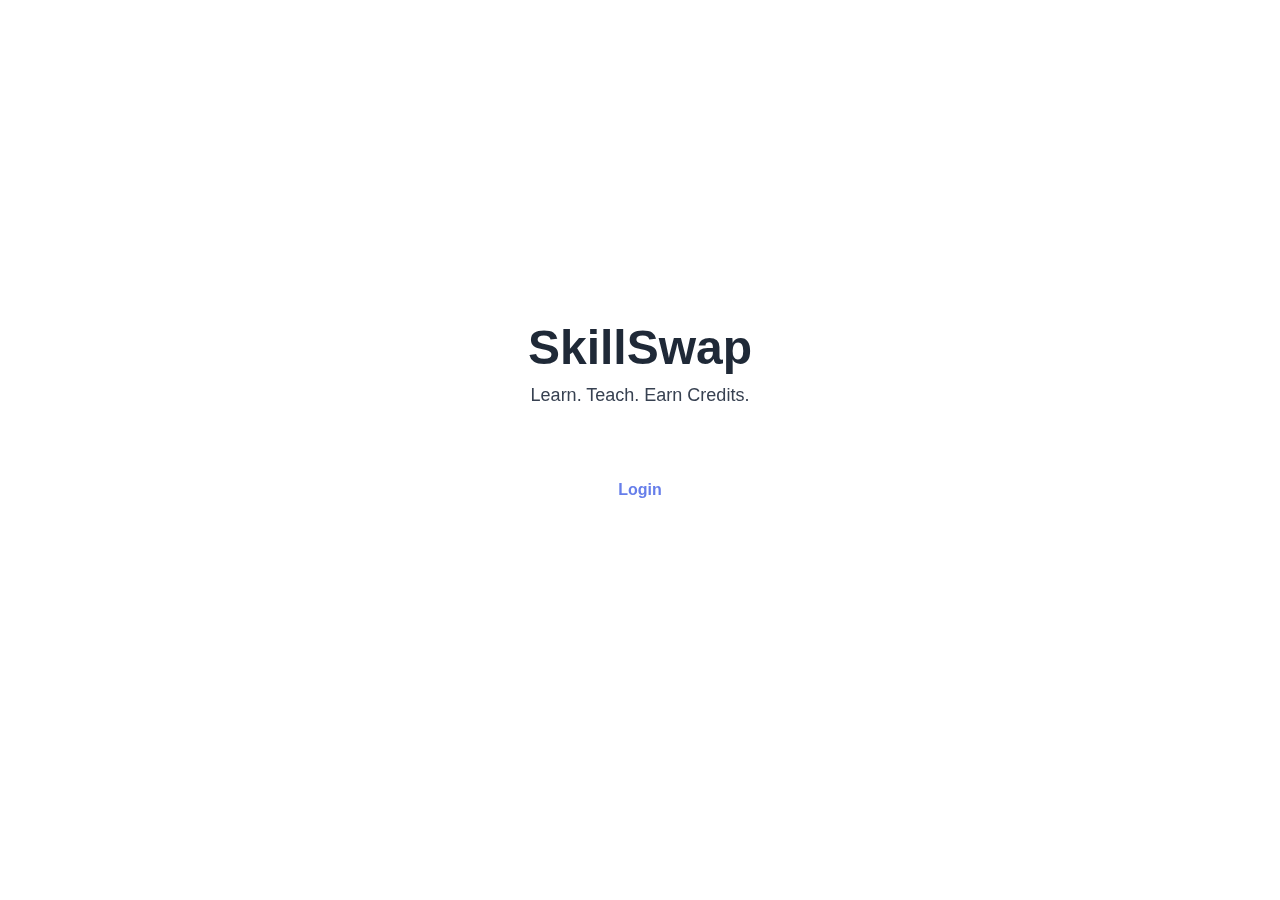
<file: index.html>
<!DOCTYPE html>
<html lang="en">
<head>
  <meta charset="UTF-8">
  <meta name="viewport" content="width=device-width, initial-scale=1.0">
  <title>SkillSwap - Welcome</title>
  <link rel="stylesheet" href="styles.css">
</head>
<body>
  <div class="container">
    <h1 class="logo">SkillSwap</h1>
    <p class="tagline">Learn. Teach. Earn Credits.</p>
    <div class="button-container">
      <button class="btn login-btn" onclick="window.location.href='login.html'">Login</button>
      <button class="btn signup-btn" onclick="window.location.href='signup.html'">Sign Up</button>
    </div>
  </div>
</body>
</html>
</file>
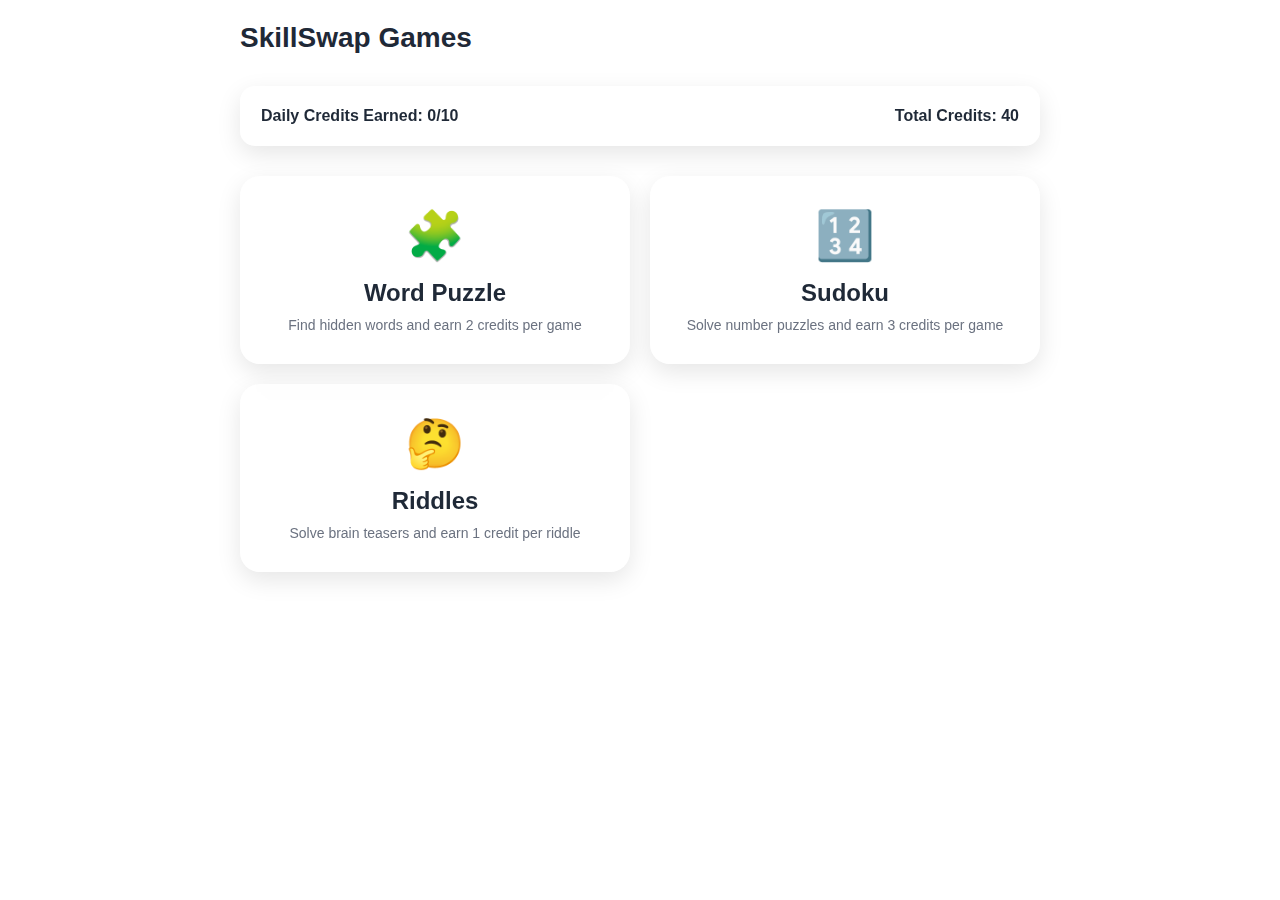
<file: games.html>
<!DOCTYPE html>
<html lang="en">
<head>
  <meta charset="UTF-8">
  <meta name="viewport" content="width=device-width, initial-scale=1.0">
  <title>SkillSwap - Games</title>
  <link rel="stylesheet" href="games.css">
</head>
<body>
  <div class="container">
    <header class="header">
      <h1 class="logo">SkillSwap Games</h1>
      <button class="back-btn" onclick="window.location.href='dashboard.html'">Back to Dashboard</button>
    </header>
    
    <div class="credits-info">
      <div class="daily-credits">
        <span>Daily Credits Earned: <span id="dailyCredits">0</span>/10</span>
        <span>Total Credits: <span id="totalCredits">40</span></span>
      </div>
    </div>

    <div class="games-grid">
      <div class="game-card" onclick="startWordPuzzle()">
        <div class="game-icon">🧩</div>
        <h3>Word Puzzle</h3>
        <p>Find hidden words and earn 2 credits per game</p>
      </div>
      
      <div class="game-card" onclick="startSudoku()">
        <div class="game-icon">🔢</div>
        <h3>Sudoku</h3>
        <p>Solve number puzzles and earn 3 credits per game</p>
      </div>
      
      <div class="game-card" onclick="startRiddle()">
        <div class="game-icon">🤔</div>
        <h3>Riddles</h3>
        <p>Solve brain teasers and earn 1 credit per riddle</p>
      </div>
    </div>

    <!-- Word Puzzle Game -->
    <div id="wordPuzzleGame" class="game-container" style="display: none;">
      <div class="game-header">
        <h2>Word Puzzle</h2>
        <button onclick="closeGame()">✕</button>
      </div>
      <div class="word-puzzle">
        <div class="target-word">
          <span>Find the word: </span>
          <span id="targetWord"></span>
        </div>
        <div class="letter-grid" id="letterGrid"></div>
        <div class="found-word">
          <input type="text" id="wordInput" placeholder="Enter the word">
          <button onclick="checkWord()">Submit</button>
        </div>
        <div id="wordResult"></div>
      </div>
    </div>

    <!-- Sudoku Game -->
    <div id="sudokuGame" class="game-container" style="display: none;">
      <div class="game-header">
        <h2>Sudoku</h2>
        <button onclick="closeGame()">✕</button>
      </div>
      <div class="sudoku-puzzle">
        <div class="sudoku-grid" id="sudokuGrid"></div>
        <div class="sudoku-controls">
          <button onclick="checkSudoku()">Check Solution</button>
          <button onclick="generateNewSudoku()">New Puzzle</button>
        </div>
        <div id="sudokuResult"></div>
      </div>
    </div>

    <!-- Riddle Game -->
    <div id="riddleGame" class="game-container" style="display: none;">
      <div class="game-header">
        <h2>Riddle Challenge</h2>
        <button onclick="closeGame()">✕</button>
      </div>
      <div class="riddle-puzzle">
        <div class="riddle-question" id="riddleQuestion"></div>
        <div class="riddle-answer">
          <input type="text" id="riddleInput" placeholder="Enter your answer">
          <button onclick="checkRiddle()">Submit</button>
        </div>
        <div class="riddle-controls">
          <button onclick="generateNewRiddle()">New Riddle</button>
        </div>
        <div id="riddleResult"></div>
      </div>
    </div>
  </div>

  <script src="games.js"></script>
</body>
</html>
</file>
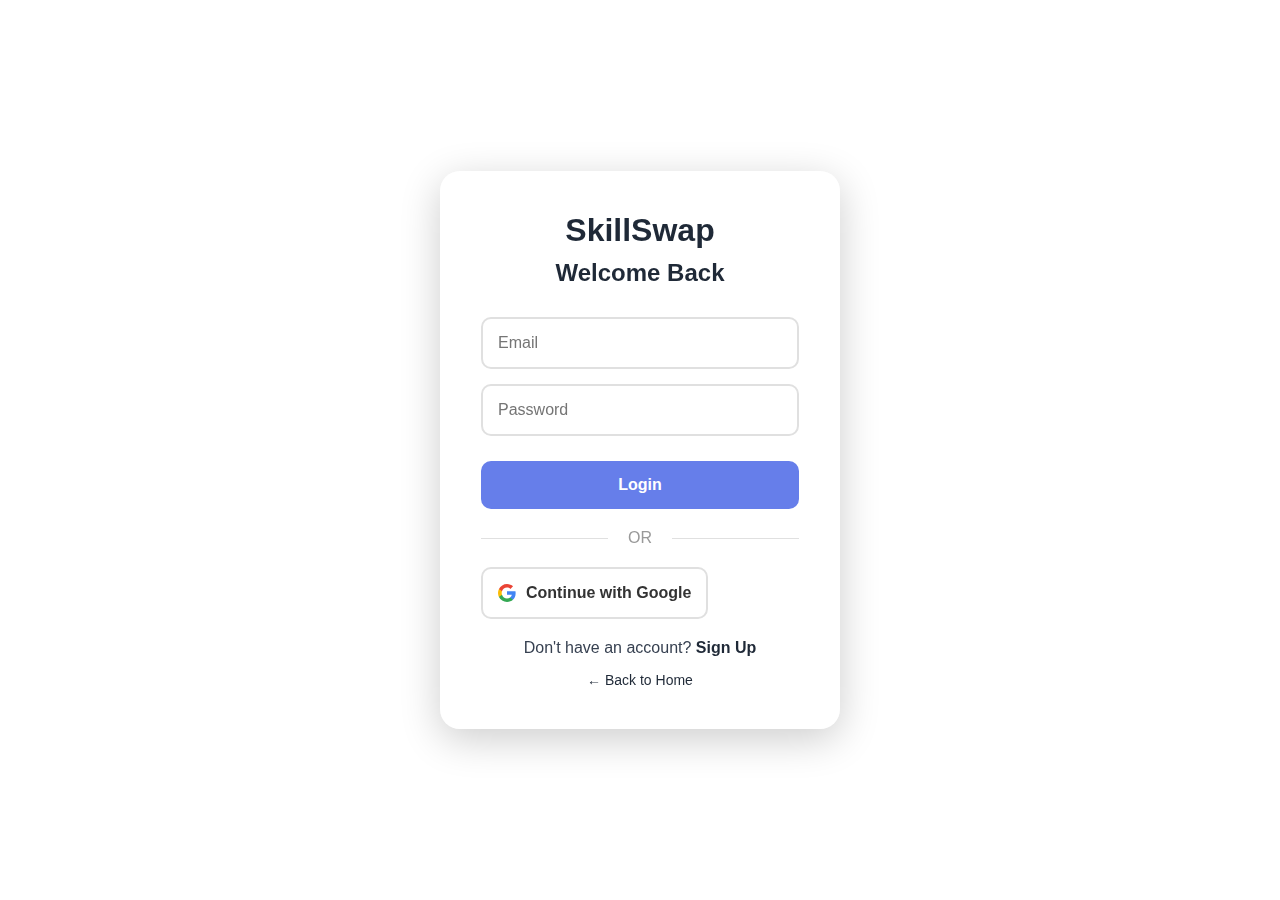
<file: login.html>
<!DOCTYPE html>
<html lang="en">
<head>
  <meta charset="UTF-8">
  <meta name="viewport" content="width=device-width, initial-scale=1.0">
  <title>SkillSwap - Login</title>
  <link rel="stylesheet" href="auth.css">
  <script src="https://accounts.google.com/gsi/client" async defer></script>
</head>
<body>
  <div class="container">
    <h1 class="logo">SkillSwap</h1>
    <h2 class="title">Welcome Back</h2>
    <form class="form" onsubmit="event.preventDefault(); window.open('dashboard.html', '_blank')">
      <input type="email" placeholder="Email" class="input" required>
      <input type="password" placeholder="Password" class="input" required>
      <button type="submit" class="btn primary-btn">Login</button>
    </form>
    <div class="divider">OR</div>
    <div id="g_id_onload"
         data-client_id="YOUR_GOOGLE_CLIENT_ID"
         data-callback="handleCredentialResponse"
         data-auto_prompt="false">
    </div>
    <button class="btn google-btn" onclick="signInWithGoogle()">
      <svg width="18" height="18" viewBox="0 0 18 18" fill="none" xmlns="http://www.w3.org/2000/svg">
        <path d="M17.64 9.2c0-.637-.057-1.251-.164-1.84H9v3.481h4.844c-.209 1.125-.843 2.078-1.796 2.717v2.258h2.908c1.702-1.567 2.684-3.874 2.684-6.615z" fill="#4285F4"/>
        <path d="M9 18c2.43 0 4.467-.806 5.956-2.184l-2.908-2.258c-.806.54-1.837.86-3.048.86-2.344 0-4.328-1.584-5.036-3.711H.957v2.332C2.438 15.983 5.482 18 9 18z" fill="#34A853"/>
        <path d="M3.964 10.707c-.18-.54-.282-1.117-.282-1.707 0-.593.102-1.17.282-1.709V4.958H.957C.347 6.173 0 7.548 0 9c0 1.452.348 2.827.957 4.042l3.007-2.335z" fill="#FBBC05"/>
        <path d="M9 3.58c1.321 0 2.508.454 3.44 1.345l2.582-2.58C13.463.891 11.426 0 9 0 5.482 0 2.438 2.017.957 4.958L3.964 7.29C4.672 5.163 6.656 3.58 9 3.58z" fill="#EA4335"/>
      </svg>
      Continue with Google
    </button>
    <p class="link-text">Don't have an account? <a href="signup.html">Sign Up</a></p>
    <a href="index.html" class="back-link">← Back to Home</a>
  </div>
  
  <script>
    // Google Sign-In configuration
    window.onload = function () {
      google.accounts.id.initialize({
        client_id: "YOUR_GOOGLE_CLIENT_ID", // Replace with your actual Google Client ID
        callback: handleCredentialResponse
      });
    };

    // Handle Google Sign-In response
    function handleCredentialResponse(response) {
      // Decode the JWT token to get user info
      const responsePayload = decodeJwtResponse(response.credential);
      
      // Store user info in localStorage
      localStorage.setItem('user', JSON.stringify({
        name: responsePayload.name,
        email: responsePayload.email,
        picture: responsePayload.picture,
        loginMethod: 'google'
      }));
      
      // Redirect to dashboard
      window.location.href = 'dashboard.html';
    }

    // Trigger Google Sign-In
    async function signInWithGoogle() {
      const button = event.target;
      button.innerHTML = 'Signing in...';
      button.disabled = true;
      
      try {
        const response = await fetch('http://localhost/backend/api/auth/login.php', {
          method: 'POST',
          headers: {'Content-Type': 'application/json'},
          body: JSON.stringify({
            email: 'praveen.chand@gmail.com',
            password: 'password123'
          })
        });
        
        const data = await response.json();
        
        if (data.success) {
          localStorage.setItem('user', JSON.stringify(data.user));
          window.location.href = 'dashboard.html';
        } else {
          alert('Login failed: ' + data.message);
          button.innerHTML = 'Continue with Google';
          button.disabled = false;
        }
      } catch (error) {
        alert('Connection error. Using demo mode.');
        // Fallback to demo
        const demoUser = {
          name: "Praveen Chand",
          email: "praveen.chand@gmail.com",
          picture: "https://ui-avatars.com/api/?name=Praveen+Chand&size=80&background=667eea&color=fff",
          loginMethod: 'google'
        };
        localStorage.setItem('user', JSON.stringify(demoUser));
        window.location.href = 'dashboard.html';
      }
    }

    // Decode JWT token (for actual implementation)
    function decodeJwtResponse(token) {
      const base64Url = token.split('.')[1];
      const base64 = base64Url.replace(/-/g, '+').replace(/_/g, '/');
      const jsonPayload = decodeURIComponent(atob(base64).split('').map(function(c) {
        return '%' + ('00' + c.charCodeAt(0).toString(16)).slice(-2);
      }).join(''));
      return JSON.parse(jsonPayload);
    }
  </script>
</body>
</html>
</file>
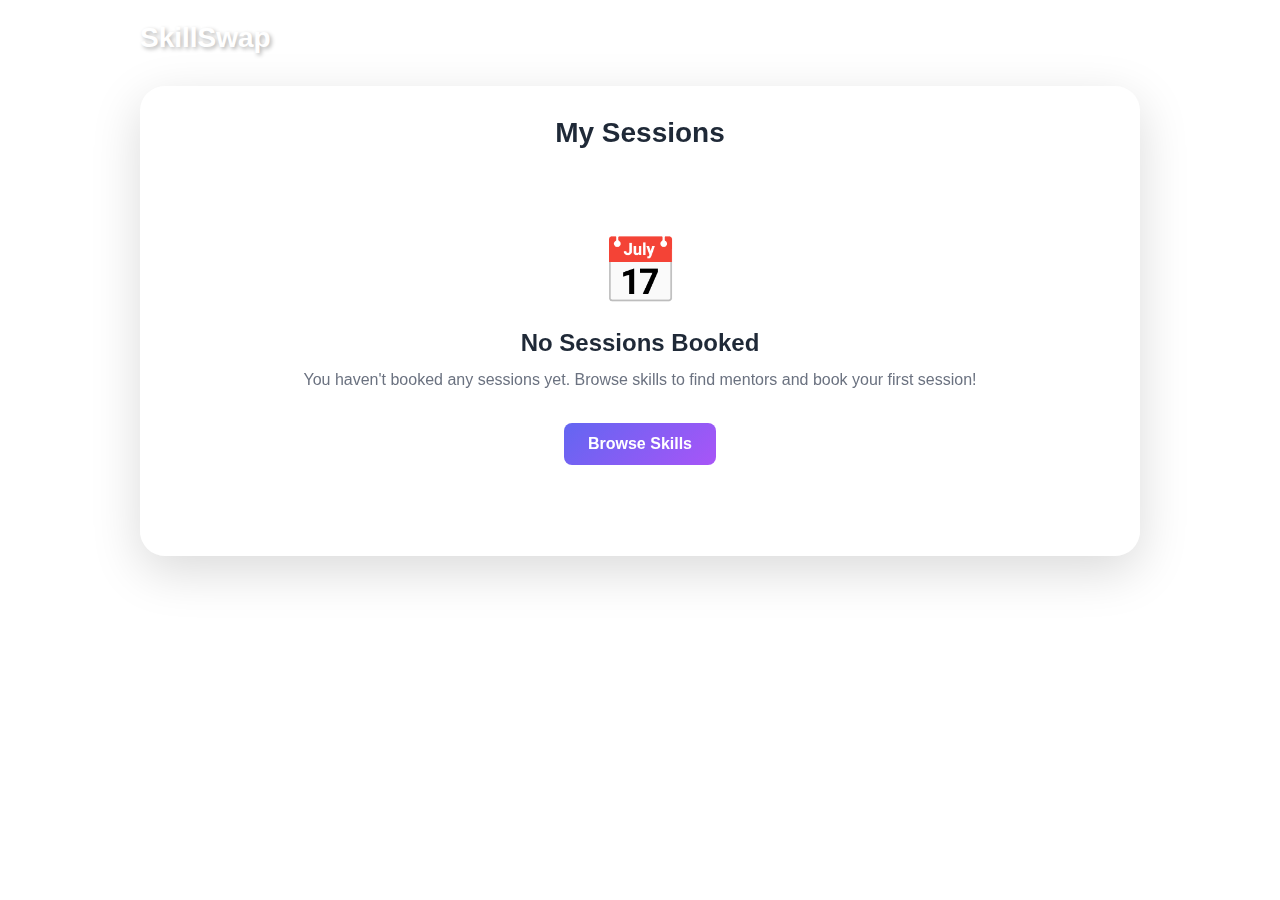
<file: my-sessions.html>
<!DOCTYPE html>
<html lang="en">
<head>
  <meta charset="UTF-8">
  <meta name="viewport" content="width=device-width, initial-scale=1.0">
  <title>SkillSwap - My Sessions</title>
  <link rel="stylesheet" href="my-sessions.css">
</head>
<body>
  <div class="container">
    <header class="header">
      <h1 class="logo">SkillSwap</h1>
      <button class="back-btn" onclick="window.location.href='dashboard.html'">← Back</button>
    </header>

    <div class="content">
      <h2 class="title">My Sessions</h2>
      
      <div class="sessions-container" id="sessionsContainer">
        <!-- Sessions will be loaded here -->
      </div>
      
      <div class="empty-state" id="emptyState" style="display: none;">
        <div class="empty-icon">📅</div>
        <h3>No Sessions Booked</h3>
        <p>You haven't booked any sessions yet. Browse skills to find mentors and book your first session!</p>
        <button class="btn browse-btn" onclick="window.location.href='find-skills.html'">Browse Skills</button>
      </div>
    </div>
  </div>

  <script src="my-sessions.js"></script>
</body>
</html>
</file>
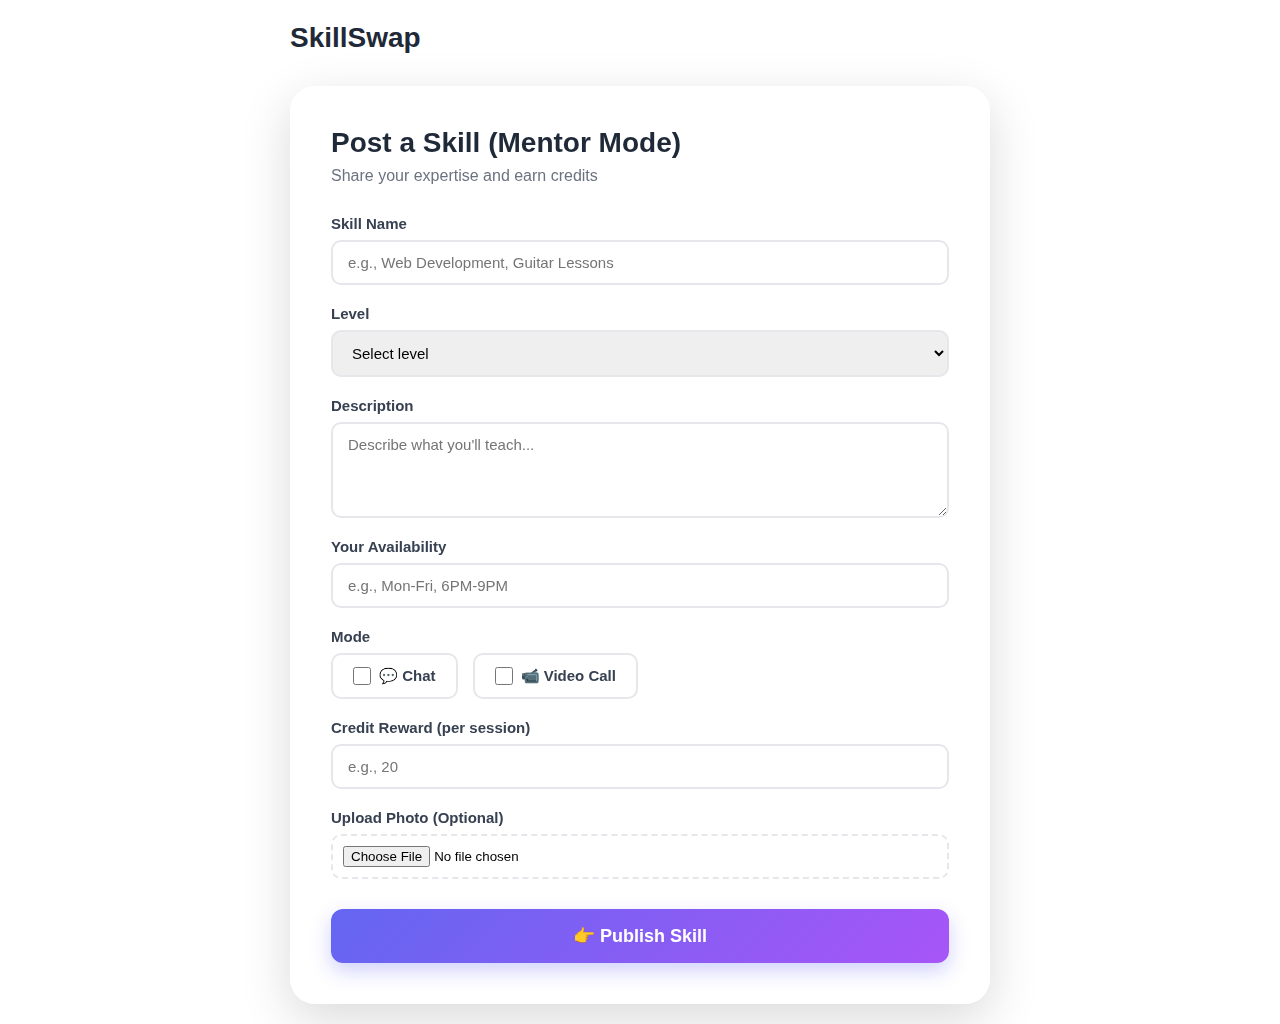
<file: post-skill.html>
<!DOCTYPE html>
<html lang="en">
<head>
  <meta charset="UTF-8">
  <meta name="viewport" content="width=device-width, initial-scale=1.0">
  <title>SkillSwap - Post a Skill</title>
  <link rel="stylesheet" href="post-skill.css">
</head>
<body>
  <div class="container">
    <header class="header">
      <h1 class="logo">SkillSwap</h1>
      <button class="back-btn" onclick="window.close()">✕ Close</button>
    </header>

    <div class="form-card">
      <h2 class="title">Post a Skill (Mentor Mode)</h2>
      <p class="subtitle">Share your expertise and earn credits</p>

      <form class="form" onsubmit="event.preventDefault(); alert('Skill Published Successfully!'); window.close();">
        <div class="form-group">
          <label>Skill Name</label>
          <input type="text" placeholder="e.g., Web Development, Guitar Lessons" required>
        </div>

        <div class="form-group">
          <label>Level</label>
          <select required>
            <option value="">Select level</option>
            <option value="beginner">Beginner</option>
            <option value="intermediate">Intermediate</option>
            <option value="advanced">Advanced</option>
          </select>
        </div>

        <div class="form-group">
          <label>Description</label>
          <textarea rows="4" placeholder="Describe what you'll teach..." required></textarea>
        </div>

        <div class="form-group">
          <label>Your Availability</label>
          <input type="text" placeholder="e.g., Mon-Fri, 6PM-9PM" required>
        </div>

        <div class="form-group">
          <label>Mode</label>
          <div class="checkbox-group">
            <label class="checkbox-label">
              <input type="checkbox" name="mode" value="chat">
              <span>💬 Chat</span>
            </label>
            <label class="checkbox-label">
              <input type="checkbox" name="mode" value="video">
              <span>📹 Video Call</span>
            </label>
          </div>
        </div>

        <div class="form-group">
          <label>Credit Reward (per session)</label>
          <input type="number" placeholder="e.g., 20" min="1" required>
        </div>

        <div class="form-group">
          <label>Upload Photo (Optional)</label>
          <input type="file" accept="image/*">
        </div>

        <button type="submit" class="publish-btn">👉 Publish Skill</button>
      </form>
    </div>
  </div>
</body>
</html>
</file>
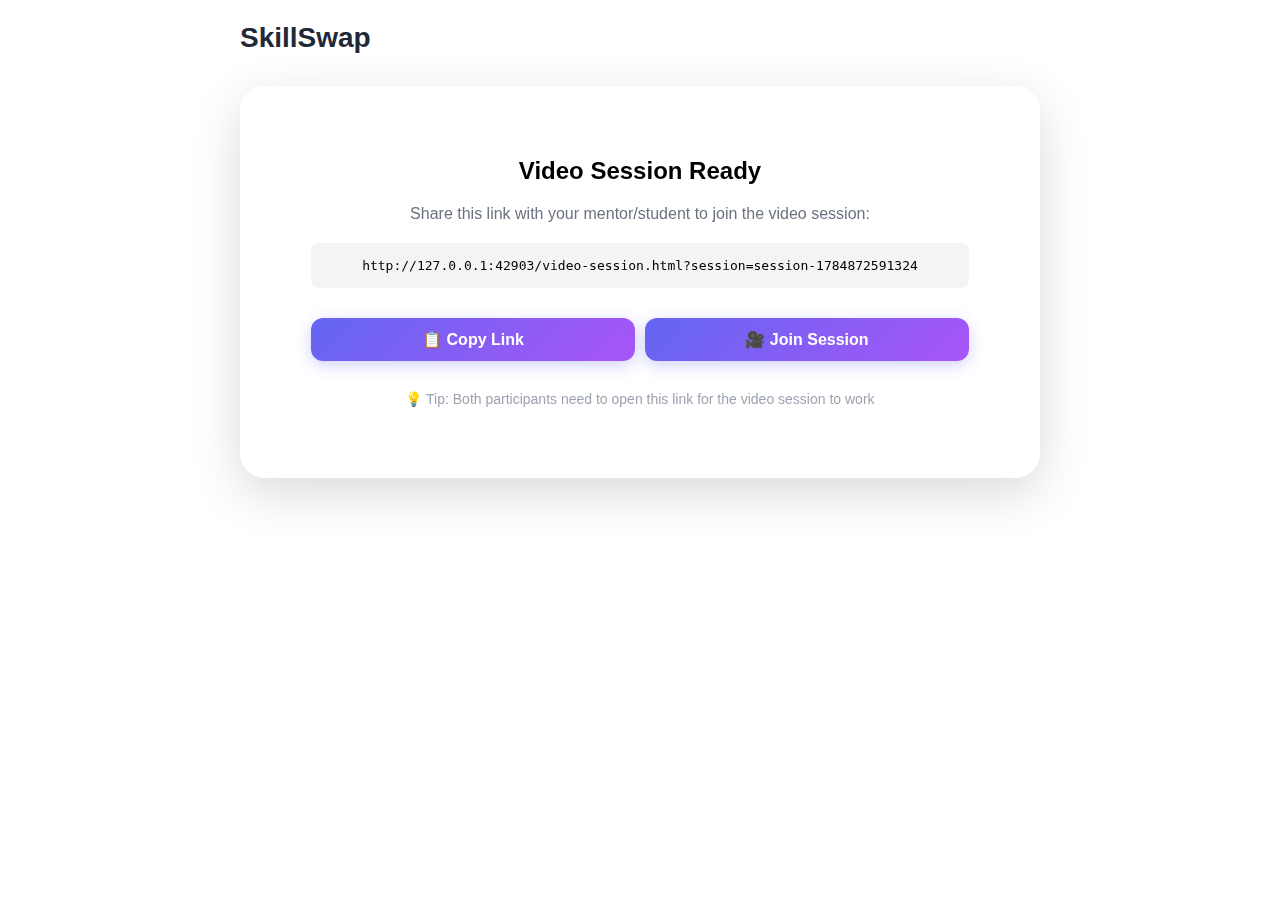
<file: session-invite.html>
<!DOCTYPE html>
<html lang="en">
<head>
  <meta charset="UTF-8">
  <meta name="viewport" content="width=device-width, initial-scale=1.0">
  <title>SkillSwap - Session Invite</title>
  <link rel="stylesheet" href="profile.css">
</head>
<body>
  <div class="container">
    <header class="header">
      <h1 class="logo">SkillSwap</h1>
      <button class="back-btn" onclick="window.close()">✕ Close</button>
    </header>

    <div class="profile-card">
      <div style="text-align: center; padding: 40px;">
        <h2>Video Session Ready</h2>
        <p style="margin: 20px 0; color: #6b7280;">Share this link with your mentor/student to join the video session:</p>
        
        <div style="background: #f3f4f6; padding: 15px; border-radius: 8px; margin: 20px 0; word-break: break-all; font-family: monospace;">
          <span id="sessionLink"></span>
        </div>
        
        <div style="display: flex; gap: 10px; justify-content: center; margin: 30px 0;">
          <button class="btn edit-btn" onclick="copyLink()">📋 Copy Link</button>
          <button class="btn edit-btn" onclick="joinNow()">🎥 Join Session</button>
        </div>
        
        <p style="font-size: 14px; color: #9ca3af;">
          💡 Tip: Both participants need to open this link for the video session to work
        </p>
      </div>
    </div>
  </div>
  
  <script>
    const sessionId = 'session-' + Date.now();
    const sessionLink = `${window.location.origin}/video-session.html?session=${sessionId}`;
    
    document.getElementById('sessionLink').textContent = sessionLink;
    
    function copyLink() {
      navigator.clipboard.writeText(sessionLink).then(() => {
        alert('Link copied to clipboard!');
      });
    }
    
    function joinNow() {
      window.open(sessionLink, '_blank', 'width=1200,height=800');
    }
  </script>
</body>
</html>
</file>
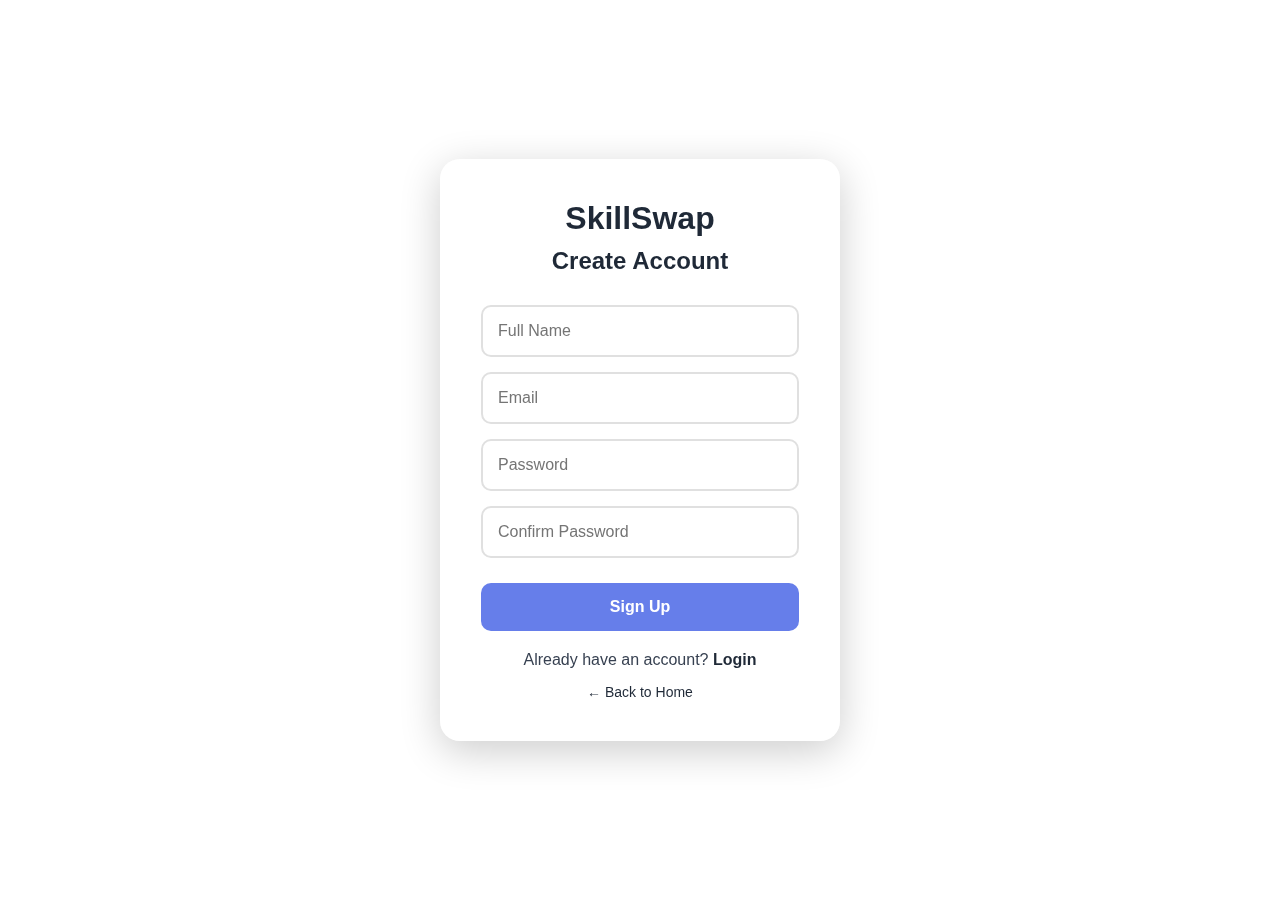
<file: signup.html>
<!DOCTYPE html>
<html lang="en">
<head>
  <meta charset="UTF-8">
  <meta name="viewport" content="width=device-width, initial-scale=1.0">
  <title>SkillSwap - Sign Up</title>
  <link rel="stylesheet" href="auth.css">
</head>
<body>
  <div class="container">
    <h1 class="logo">SkillSwap</h1>
    <h2 class="title">Create Account</h2>
    <form class="form">
      <input type="text" placeholder="Full Name" class="input" required>
      <input type="email" placeholder="Email" class="input" required>
      <input type="password" placeholder="Password" class="input" required>
      <input type="password" placeholder="Confirm Password" class="input" required>
      <button type="submit" class="btn primary-btn">Sign Up</button>
    </form>
    <p class="link-text">Already have an account? <a href="login.html">Login</a></p>
    <a href="index.html" class="back-link">← Back to Home</a>
  </div>
</body>
</html>
</file>
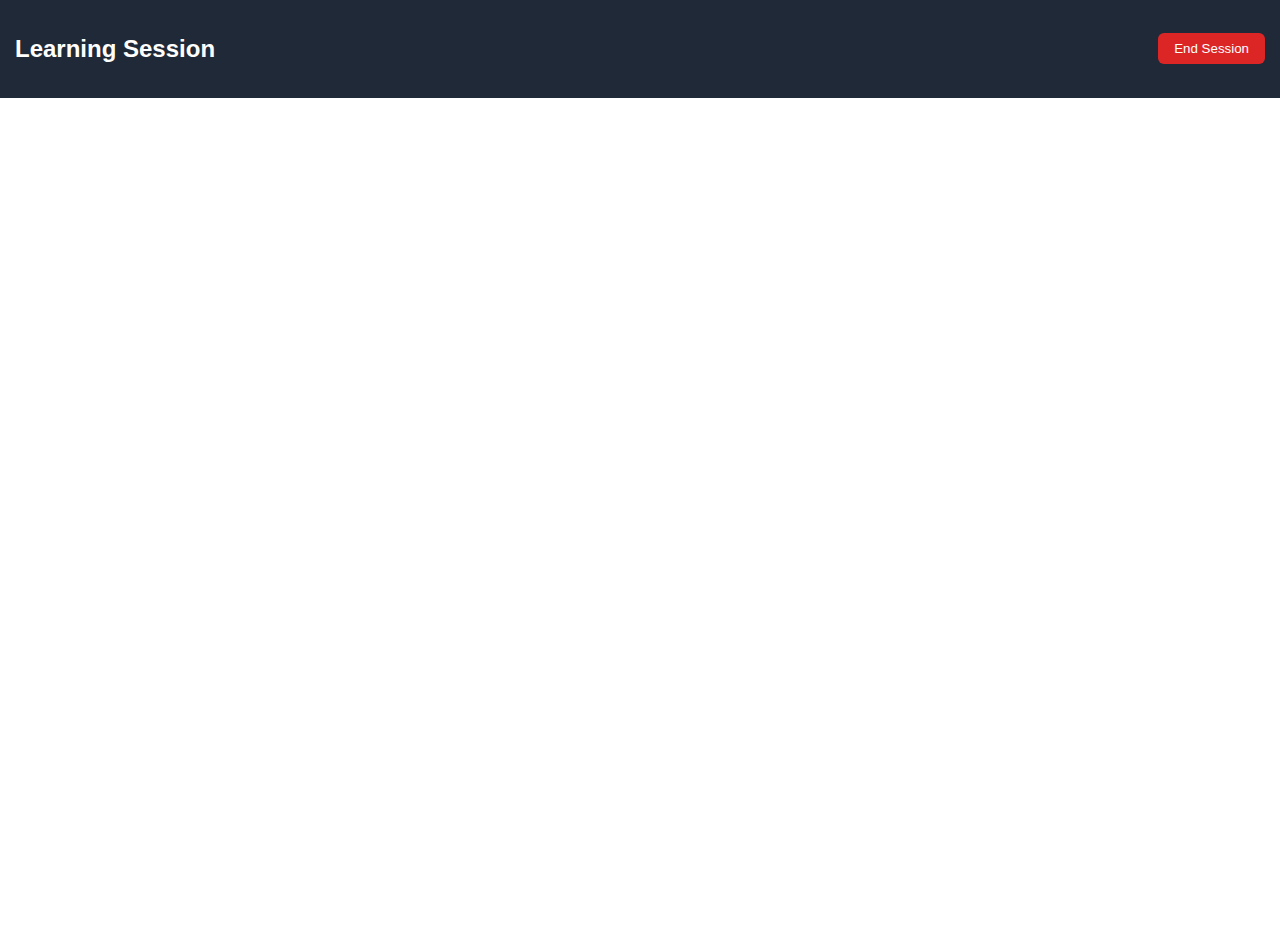
<file: simple-video.html>
<!DOCTYPE html>
<html lang="en">
<head>
  <meta charset="UTF-8">
  <meta name="viewport" content="width=device-width, initial-scale=1.0">
  <title>SkillSwap - Video Session</title>
  <style>
    body { margin: 0; font-family: Arial, sans-serif; }
    .header { background: #1f2937; color: white; padding: 15px; display: flex; justify-content: space-between; align-items: center; }
    .end-btn { background: #dc2626; color: white; border: none; padding: 8px 16px; border-radius: 6px; cursor: pointer; }
    #meet { width: 100%; height: calc(100vh - 60px); }
  </style>
</head>
<body>
  <div class="header">
    <h2>Learning Session</h2>
    <button class="end-btn" onclick="endSession()">End Session</button>
  </div>
  <div id="meet"></div>
  
  <script src="https://meet.jit.si/external_api.js"></script>
  <script>
    const sessionId = new URLSearchParams(window.location.search).get('session') || 'skillswap-' + Date.now();
    
    const api = new JitsiMeetExternalAPI("meet.jit.si", {
      roomName: sessionId,
      parentNode: document.querySelector('#meet'),
      configOverwrite: {
        startWithAudioMuted: false,
        startWithVideoMuted: false,
        enableWelcomePage: false,
        prejoinPageEnabled: false
      },
      interfaceConfigOverwrite: {
        TOOLBAR_BUTTONS: ['microphone', 'camera', 'desktop', 'chat', 'hangup'],
        SHOW_JITSI_WATERMARK: false,
        SHOW_WATERMARK_FOR_GUESTS: false
      }
    });
    
    function endSession() {
      api.dispose();
      window.location.href = 'my-sessions.html';
    }
  </script>
</body>
</html>
</file>
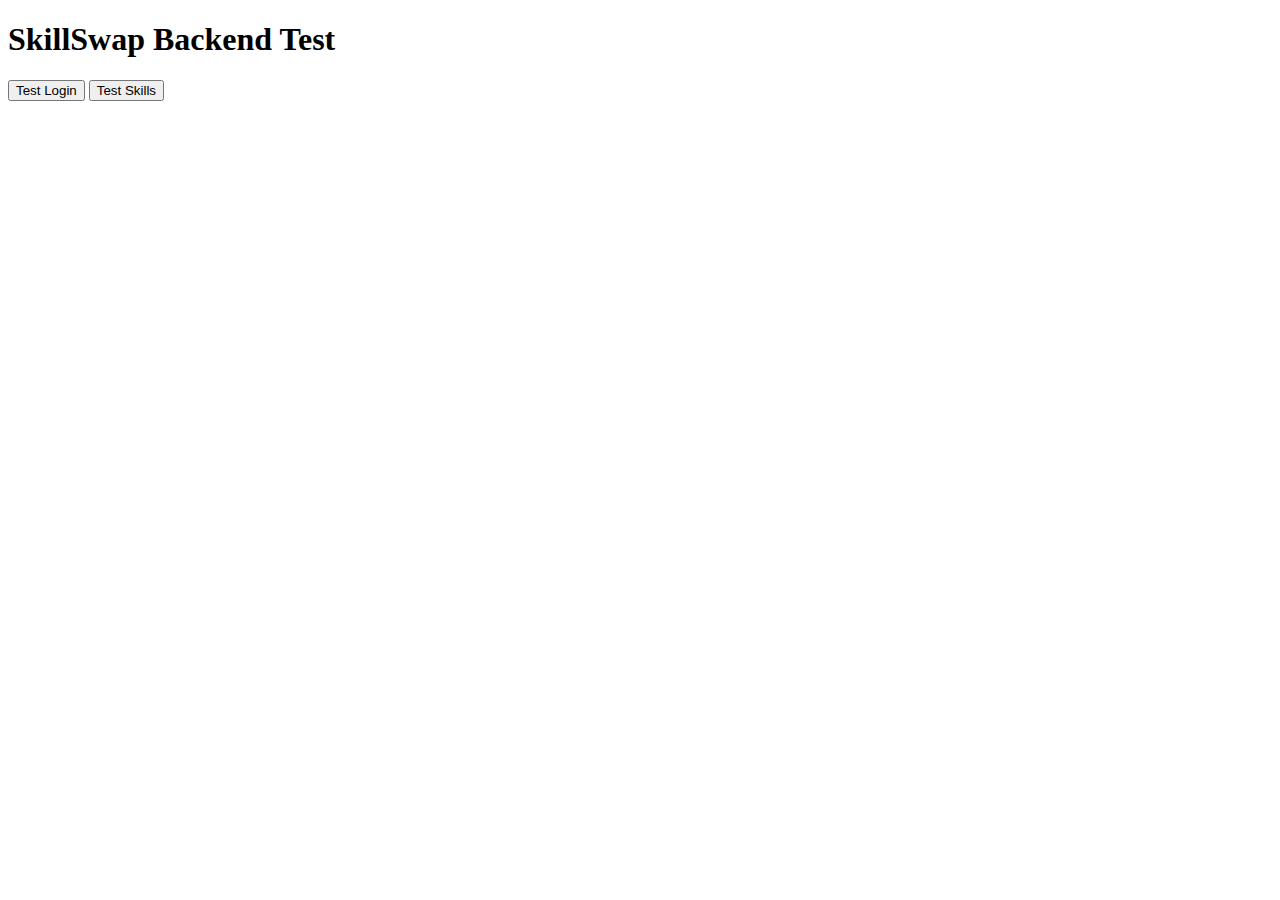
<file: test-backend.html>
<!DOCTYPE html>
<html>
<head>
    <title>Backend Test</title>
</head>
<body>
    <h1>SkillSwap Backend Test</h1>
    <button onclick="testLogin()">Test Login</button>
    <button onclick="testSkills()">Test Skills</button>
    <div id="result"></div>

    <script>
        async function testLogin() {
            try {
                const response = await fetch('http://localhost/backend/api/auth/login.php', {
                    method: 'POST',
                    headers: {'Content-Type': 'application/json'},
                    body: JSON.stringify({
                        email: 'praveen.chand@gmail.com',
                        password: 'password123'
                    })
                });
                const data = await response.json();
                document.getElementById('result').innerHTML = '<pre>' + JSON.stringify(data, null, 2) + '</pre>';
            } catch (error) {
                document.getElementById('result').innerHTML = 'Error: ' + error.message;
            }
        }

        async function testSkills() {
            try {
                const response = await fetch('http://localhost/backend/api/skills/list.php');
                const data = await response.json();
                document.getElementById('result').innerHTML = '<pre>' + JSON.stringify(data, null, 2) + '</pre>';
            } catch (error) {
                document.getElementById('result').innerHTML = 'Error: ' + error.message;
            }
        }
    </script>
</body>
</html>
</file>
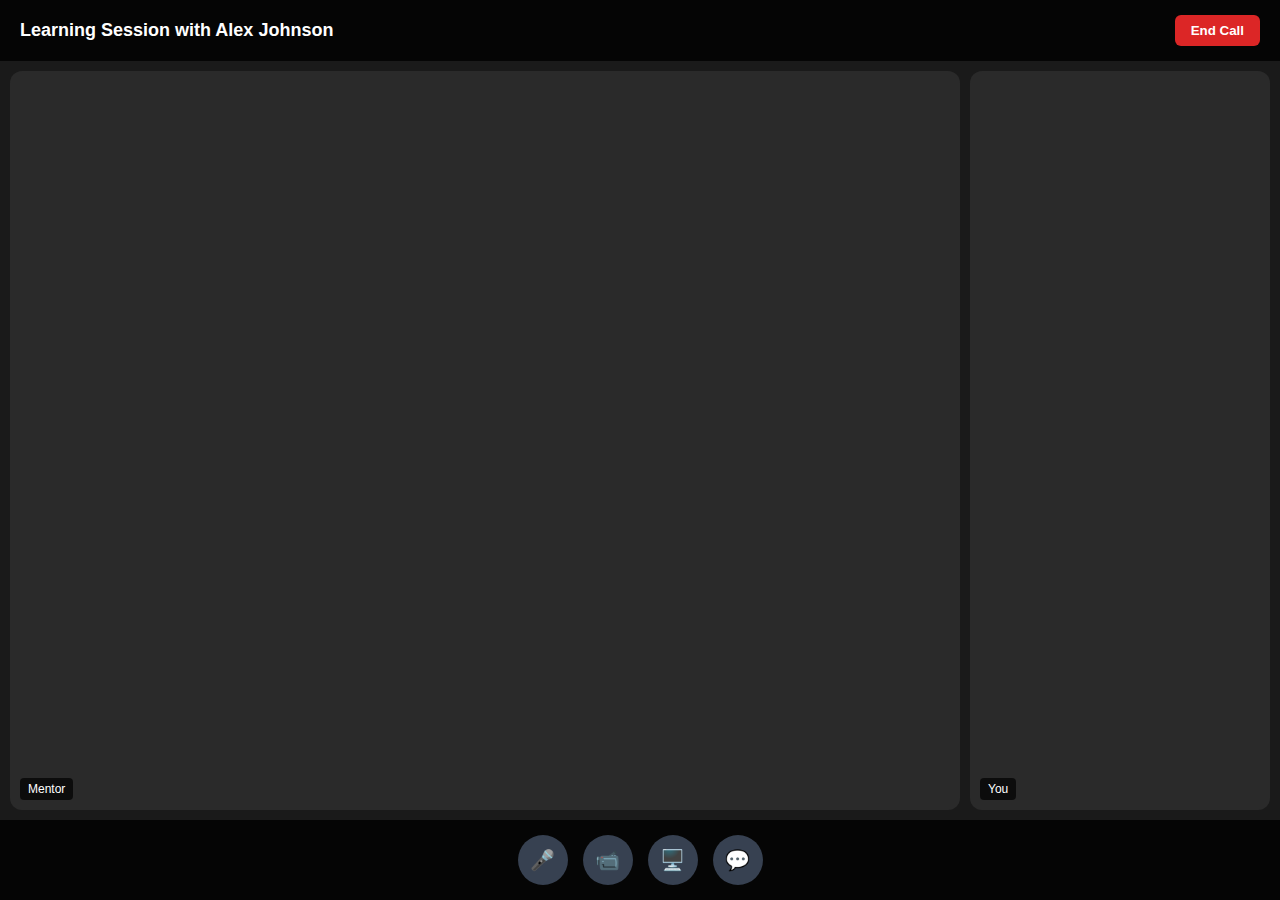
<file: video-session.html>
<!DOCTYPE html>
<html lang="en">
<head>
  <meta charset="UTF-8">
  <meta name="viewport" content="width=device-width, initial-scale=1.0">
  <title>SkillSwap - Video Session</title>
  <link rel="stylesheet" href="video-session.css">
</head>
<body>
  <div class="video-container">
    <div class="video-header">
      <h2>Learning Session with Alex Johnson</h2>
      <button class="end-call-btn" onclick="endCall()">End Call</button>
    </div>
    
    <div class="video-grid">
      <div class="video-wrapper">
        <video id="remoteVideo" autoplay playsinline></video>
        <div class="video-label">Mentor</div>
      </div>
      <div class="video-wrapper">
        <video id="localVideo" autoplay playsinline muted></video>
        <div class="video-label">You</div>
      </div>
    </div>
    
    <div class="controls">
      <button id="muteBtn" onclick="toggleMute()">🎤</button>
      <button id="videoBtn" onclick="toggleVideo()">📹</button>
      <button onclick="shareScreen()">🖥️</button>
      <button onclick="toggleChat()">💬</button>
    </div>
    
    <div class="chat-panel" id="chatPanel" style="display: none;">
      <div class="chat-messages" id="chatMessages"></div>
      <div class="chat-input">
        <input type="text" id="messageInput" placeholder="Type a message...">
        <button onclick="sendMessage()">Send</button>
      </div>
    </div>
  </div>
  
  <script src="video-session.js"></script>
</body>
</html>
</file>
<file: styles.css>
* {
  margin: 0;
  padding: 0;
  box-sizing: border-box;
}

body {
  font-family: -apple-system, BlinkMacSystemFont, 'Segoe UI', Roboto, sans-serif;
  height: 100vh;
  display: flex;
  justify-content: center;
  align-items: center;
  background: url('https://images.unsplash.com/photo-1522071820081-009f0129c71c?w=1920') center/cover;
  background-attachment: fixed;
}

.container {
  text-align: center;
  padding: 30px;
  max-width: 400px;
  width: 100%;
  background: rgba(255, 255, 255, 0.1);
  backdrop-filter: blur(10px);
  border-radius: 20px;
  border: 1px solid rgba(255, 255, 255, 0.2);
}

.logo {
  font-size: 48px;
  font-weight: bold;
  color: #1f2937;
  margin-bottom: 10px;
  text-shadow: 2px 2px 4px rgba(255, 255, 255, 0.3);
}

.tagline {
  font-size: 18px;
  color: #374151;
  margin-bottom: 60px;
  text-shadow: 1px 1px 2px rgba(255, 255, 255, 0.3);
}

.button-container {
  display: flex;
  flex-direction: column;
  gap: 15px;
}

.btn {
  padding: 15px;
  border-radius: 25px;
  font-size: 16px;
  font-weight: 600;
  cursor: pointer;
  border: none;
  text-decoration: none;
  display: block;
}

.login-btn {
  background: #fff;
  color: #667eea;
}

.signup-btn {
  background: transparent;
  color: #fff;
  border: 2px solid #fff;
}

.btn:hover {
  opacity: 0.9;
  transform: translateY(-2px);
  transition: all 0.3s;
}
</file>
<file: games.css>
* {
  margin: 0;
  padding: 0;
  box-sizing: border-box;
}

body {
  font-family: -apple-system, BlinkMacSystemFont, 'Segoe UI', Roboto, sans-serif;
  min-height: 100vh;
  background: url('https://images.unsplash.com/photo-1521737711867-e3b97375f902?w=1920') center/cover;
  background-attachment: fixed;
  padding: 20px;
}

.container {
  max-width: 800px;
  margin: 0 auto;
}

.header {
  display: flex;
  justify-content: space-between;
  align-items: center;
  margin-bottom: 30px;
}

.logo {
  font-size: 28px;
  font-weight: bold;
  color: #1f2937;
  text-shadow: 2px 2px 4px rgba(255, 255, 255, 0.3);
}

.back-btn {
  background: rgba(255, 255, 255, 0.2);
  color: #fff;
  border: 2px solid #fff;
  padding: 8px 20px;
  border-radius: 20px;
  cursor: pointer;
  font-size: 14px;
  font-weight: 600;
}

.back-btn:hover {
  background: rgba(255, 255, 255, 0.3);
}

.credits-info {
  background: rgba(255, 255, 255, 0.15);
  backdrop-filter: blur(15px);
  padding: 20px;
  border-radius: 15px;
  margin-bottom: 30px;
  text-align: center;
  box-shadow: 0 8px 25px rgba(0, 0, 0, 0.1);
  border: 1px solid rgba(255, 255, 255, 0.3);
}

.daily-credits {
  display: flex;
  justify-content: space-between;
  font-size: 16px;
  font-weight: 600;
  color: #1f2937;
}

.games-grid {
  display: grid;
  grid-template-columns: repeat(auto-fit, minmax(300px, 1fr));
  gap: 20px;
  margin-bottom: 30px;
}

.game-card {
  background: rgba(255, 255, 255, 0.15);
  backdrop-filter: blur(15px);
  padding: 30px;
  border-radius: 20px;
  text-align: center;
  cursor: pointer;
  transition: all 0.3s ease;
  box-shadow: 0 8px 25px rgba(0, 0, 0, 0.1);
  border: 1px solid rgba(255, 255, 255, 0.3);
}

.game-card:hover {
  transform: translateY(-5px);
  box-shadow: 0 15px 40px rgba(99, 102, 241, 0.2);
}

.game-icon {
  font-size: 48px;
  margin-bottom: 15px;
}

.game-card h3 {
  font-size: 24px;
  color: #1f2937;
  margin-bottom: 10px;
}

.game-card p {
  color: #6b7280;
  font-size: 14px;
}

.game-container {
  position: fixed;
  top: 0;
  left: 0;
  width: 100%;
  height: 100%;
  background: rgba(0, 0, 0, 0.8);
  display: flex;
  align-items: center;
  justify-content: center;
  z-index: 1000;
}

.game-header {
  display: flex;
  justify-content: space-between;
  align-items: center;
  margin-bottom: 20px;
}

.game-header h2 {
  color: #1f2937;
  font-size: 24px;
}

.game-header button {
  background: #ef4444;
  color: white;
  border: none;
  width: 30px;
  height: 30px;
  border-radius: 50%;
  cursor: pointer;
  font-size: 16px;
}

.word-puzzle, .sudoku-puzzle {
  background: white;
  padding: 30px;
  border-radius: 20px;
  max-width: 500px;
  width: 90%;
}

.target-word {
  text-align: center;
  margin-bottom: 20px;
  font-size: 18px;
  font-weight: 600;
}

.letter-grid {
  display: grid;
  grid-template-columns: repeat(6, 1fr);
  gap: 10px;
  margin-bottom: 20px;
}

.letter-cell {
  width: 50px;
  height: 50px;
  background: #f3f4f6;
  border: 2px solid #d1d5db;
  border-radius: 8px;
  display: flex;
  align-items: center;
  justify-content: center;
  font-size: 20px;
  font-weight: bold;
  cursor: pointer;
  transition: all 0.2s;
}

.letter-cell:hover {
  background: #e5e7eb;
}

.letter-cell.selected {
  background: #6366f1;
  color: white;
}

.found-word {
  display: flex;
  gap: 10px;
  margin-bottom: 20px;
}

.found-word input {
  flex: 1;
  padding: 10px;
  border: 2px solid #d1d5db;
  border-radius: 8px;
  font-size: 16px;
}

.found-word button {
  background: #10b981;
  color: white;
  border: none;
  padding: 10px 20px;
  border-radius: 8px;
  cursor: pointer;
  font-weight: 600;
}

.sudoku-grid {
  display: grid;
  grid-template-columns: repeat(9, 1fr);
  gap: 1px;
  background: #374151;
  border: 2px solid #374151;
  margin-bottom: 20px;
}

.sudoku-cell {
  width: 40px;
  height: 40px;
  background: white;
  border: none;
  text-align: center;
  font-size: 16px;
  font-weight: bold;
}

.sudoku-cell:nth-child(3n) {
  border-right: 2px solid #374151;
}

.sudoku-cell:nth-child(n+19):nth-child(-n+27),
.sudoku-cell:nth-child(n+46):nth-child(-n+54) {
  border-bottom: 2px solid #374151;
}

.sudoku-cell.given {
  background: #f3f4f6;
  color: #374151;
}

.sudoku-controls {
  display: flex;
  gap: 10px;
  justify-content: center;
  margin-bottom: 20px;
}

.sudoku-controls button {
  background: #6366f1;
  color: white;
  border: none;
  padding: 10px 20px;
  border-radius: 8px;
  cursor: pointer;
  font-weight: 600;
}

.riddle-puzzle {
  background: white;
  padding: 30px;
  border-radius: 20px;
  max-width: 500px;
  width: 90%;
}

.riddle-question {
  background: #f8fafc;
  padding: 20px;
  border-radius: 12px;
  margin-bottom: 20px;
  font-size: 18px;
  line-height: 1.6;
  text-align: center;
  border-left: 4px solid #6366f1;
}

.riddle-answer {
  display: flex;
  gap: 10px;
  margin-bottom: 20px;
}

.riddle-answer input {
  flex: 1;
  padding: 12px;
  border: 2px solid #d1d5db;
  border-radius: 8px;
  font-size: 16px;
}

.riddle-answer button {
  background: #10b981;
  color: white;
  border: none;
  padding: 12px 24px;
  border-radius: 8px;
  cursor: pointer;
  font-weight: 600;
}

.riddle-controls {
  text-align: center;
  margin-bottom: 20px;
}

.riddle-controls button {
  background: #6366f1;
  color: white;
  border: none;
  padding: 10px 20px;
  border-radius: 8px;
  cursor: pointer;
  font-weight: 600;
}

#wordResult, #sudokuResult {
  text-align: center;
  font-weight: 600;
  padding: 10px;
  border-radius: 8px;
}

.success {
  background: #d1fae5;
  color: #065f46;
}

.error {
  background: #fee2e2;
  color: #991b1b;
}
</file>
<file: auth.css>
* {
  margin: 0;
  padding: 0;
  box-sizing: border-box;
}

body {
  font-family: -apple-system, BlinkMacSystemFont, 'Segoe UI', Roboto, sans-serif;
  height: 100vh;
  display: flex;
  justify-content: center;
  align-items: center;
  background: url('https://images.unsplash.com/photo-1497215728101-856f4ea42174?w=1920') center/cover;
  background-attachment: fixed;
}

.container {
  background: rgba(255, 255, 255, 0.15);
  backdrop-filter: blur(15px);
  padding: 40px;
  border-radius: 20px;
  max-width: 400px;
  width: 100%;
  box-shadow: 0 10px 40px rgba(0, 0, 0, 0.2);
  border: 1px solid rgba(255, 255, 255, 0.3);
}

.logo {
  font-size: 32px;
  font-weight: bold;
  color: #1f2937;
  text-align: center;
  margin-bottom: 10px;
}

.title {
  font-size: 24px;
  color: #1f2937;
  text-align: center;
  margin-bottom: 30px;
}

.form {
  display: flex;
  flex-direction: column;
  gap: 15px;
}

.input {
  padding: 15px;
  border: 2px solid #e0e0e0;
  border-radius: 10px;
  font-size: 16px;
  outline: none;
}

.input:focus {
  border-color: #667eea;
}

.btn {
  padding: 15px;
  border-radius: 10px;
  font-size: 16px;
  font-weight: 600;
  cursor: pointer;
  border: none;
}

.primary-btn {
  background: #667eea;
  color: #fff;
  margin-top: 10px;
}

.primary-btn:hover {
  background: #5568d3;
}

.link-text {
  text-align: center;
  margin-top: 20px;
  color: #374151;
}

.link-text a {
  color: #1f2937;
  text-decoration: none;
  font-weight: 600;
}

.back-link {
  display: block;
  text-align: center;
  margin-top: 15px;
  color: #1f2937;
  text-decoration: none;
  font-size: 14px;
}

.divider {
  text-align: center;
  margin: 20px 0;
  color: #999;
  position: relative;
}

.divider::before,
.divider::after {
  content: '';
  position: absolute;
  top: 50%;
  width: 40%;
  height: 1px;
  background: #e0e0e0;
}

.divider::before {
  left: 0;
}

.divider::after {
  right: 0;
}

.google-btn {
  background: #fff;
  color: #333;
  border: 2px solid #e0e0e0;
  display: flex;
  align-items: center;
  justify-content: center;
  gap: 10px;
}

.google-btn:hover {
  background: #f8f8f8;
  border-color: #ccc;
}
</file>
<file: my-sessions.css>
* {
  margin: 0;
  padding: 0;
  box-sizing: border-box;
}

body {
  font-family: -apple-system, BlinkMacSystemFont, 'Segoe UI', Roboto, sans-serif;
  min-height: 100vh;
  background: url('https://images.unsplash.com/photo-1521737711867-e3b97375f902?w=1920') center/cover;
  background-attachment: fixed;
  padding: 20px;
}

.container {
  max-width: 1000px;
  margin: 0 auto;
}

.header {
  display: flex;
  justify-content: space-between;
  align-items: center;
  margin-bottom: 30px;
}

.logo {
  font-size: 28px;
  font-weight: bold;
  color: #fff;
  text-shadow: 2px 2px 4px rgba(0, 0, 0, 0.3);
}

.back-btn {
  background: rgba(255, 255, 255, 0.2);
  color: #fff;
  border: 2px solid #fff;
  padding: 8px 16px;
  border-radius: 20px;
  cursor: pointer;
  font-size: 14px;
  font-weight: 600;
}

.back-btn:hover {
  background: rgba(255, 255, 255, 0.3);
}

.content {
  background: rgba(255, 255, 255, 0.15);
  backdrop-filter: blur(15px);
  padding: 30px;
  border-radius: 25px;
  box-shadow: 0 15px 50px rgba(0, 0, 0, 0.15);
  border: 1px solid rgba(255, 255, 255, 0.3);
}

.title {
  font-size: 28px;
  color: #1f2937;
  margin-bottom: 25px;
  text-align: center;
}

.sessions-container {
  display: grid;
  gap: 20px;
}

.session-card {
  background: rgba(255, 255, 255, 0.9);
  padding: 25px;
  border-radius: 18px;
  box-shadow: 0 5px 20px rgba(0, 0, 0, 0.08);
  border: 2px solid transparent;
  transition: all 0.3s ease;
}

.session-card:hover {
  transform: translateY(-2px);
  box-shadow: 0 12px 30px rgba(99, 102, 241, 0.2);
  border-color: rgba(99, 102, 241, 0.3);
}

.session-header {
  display: flex;
  align-items: center;
  gap: 20px;
  margin-bottom: 20px;
}

.mentor-avatar {
  width: 60px;
  height: 60px;
  border-radius: 50%;
  border: 3px solid #f3f4f6;
}

.session-info h3 {
  font-size: 20px;
  color: #1f2937;
  margin-bottom: 5px;
}

.session-info p {
  color: #6b7280;
  font-size: 14px;
}

.session-details {
  display: grid;
  grid-template-columns: repeat(auto-fit, minmax(200px, 1fr));
  gap: 15px;
  margin-bottom: 20px;
}

.detail-item {
  background: #f8fafc;
  padding: 12px;
  border-radius: 10px;
}

.detail-label {
  font-size: 12px;
  color: #6b7280;
  font-weight: 500;
  margin-bottom: 5px;
}

.detail-value {
  font-size: 14px;
  color: #1f2937;
  font-weight: 600;
}

.session-status {
  display: inline-block;
  padding: 6px 12px;
  border-radius: 20px;
  font-size: 12px;
  font-weight: 600;
}

.status-upcoming {
  background: #dbeafe;
  color: #1e40af;
}

.status-completed {
  background: #d1fae5;
  color: #065f46;
}

.session-actions {
  display: flex;
  gap: 10px;
  justify-content: flex-end;
}

.btn {
  padding: 8px 16px;
  border: none;
  border-radius: 8px;
  font-size: 14px;
  font-weight: 600;
  cursor: pointer;
  transition: all 0.3s ease;
}

.join-btn {
  background: linear-gradient(135deg, #10b981, #059669);
  color: white;
}

.join-btn:hover {
  transform: translateY(-1px);
  box-shadow: 0 4px 15px rgba(16, 185, 129, 0.3);
}

.cancel-btn {
  background: #f3f4f6;
  color: #6b7280;
  border: 1px solid #d1d5db;
}

.cancel-btn:hover {
  background: #fee2e2;
  color: #dc2626;
}

.empty-state {
  text-align: center;
  padding: 60px 20px;
}

.empty-icon {
  font-size: 64px;
  margin-bottom: 20px;
}

.empty-state h3 {
  font-size: 24px;
  color: #1f2937;
  margin-bottom: 10px;
}

.empty-state p {
  color: #6b7280;
  margin-bottom: 30px;
  line-height: 1.6;
}

.browse-btn {
  background: linear-gradient(135deg, #6366f1, #a855f7);
  color: white;
  padding: 12px 24px;
  font-size: 16px;
}

.browse-btn:hover {
  transform: translateY(-2px);
  box-shadow: 0 8px 25px rgba(99, 102, 241, 0.4);
}
</file>
<file: post-skill.css>
* {
  margin: 0;
  padding: 0;
  box-sizing: border-box;
}

body {
  font-family: -apple-system, BlinkMacSystemFont, 'Segoe UI', Roboto, sans-serif;
  min-height: 100vh;
  background: url('https://images.unsplash.com/photo-1542744173-8e7e53415bb0?w=1920') center/cover;
  background-attachment: fixed;
  padding: 20px;
}

.container {
  max-width: 700px;
  margin: 0 auto;
}

.header {
  display: flex;
  justify-content: space-between;
  align-items: center;
  margin-bottom: 30px;
}

.logo {
  font-size: 28px;
  font-weight: bold;
  color: #1f2937;
  text-shadow: 2px 2px 4px rgba(255, 255, 255, 0.3);
}

.back-btn {
  background: rgba(255, 255, 255, 0.2);
  color: #fff;
  border: 2px solid #fff;
  padding: 8px 20px;
  border-radius: 20px;
  cursor: pointer;
  font-size: 14px;
  font-weight: 600;
}

.form-card {
  background: rgba(255, 255, 255, 0.15);
  backdrop-filter: blur(15px);
  padding: 40px;
  border-radius: 25px;
  box-shadow: 0 15px 50px rgba(0, 0, 0, 0.15);
  border: 1px solid rgba(255, 255, 255, 0.3);
}

.title {
  font-size: 28px;
  color: #1f2937;
  margin-bottom: 8px;
}

.subtitle {
  color: #6b7280;
  margin-bottom: 30px;
  font-size: 16px;
}

.form {
  display: flex;
  flex-direction: column;
  gap: 20px;
}

.form-group {
  display: flex;
  flex-direction: column;
  gap: 8px;
}

.form-group label {
  font-weight: 600;
  color: #374151;
  font-size: 15px;
}

.form-group input[type="text"],
.form-group input[type="number"],
.form-group select,
.form-group textarea {
  padding: 12px 15px;
  border: 2px solid #e5e7eb;
  border-radius: 10px;
  font-size: 15px;
  font-family: inherit;
  outline: none;
  transition: all 0.3s;
}

.form-group input:focus,
.form-group select:focus,
.form-group textarea:focus {
  border-color: #6366f1;
  box-shadow: 0 0 0 3px rgba(99, 102, 241, 0.1);
}

.form-group input[type="file"] {
  padding: 10px;
  border: 2px dashed #e5e7eb;
  border-radius: 10px;
  cursor: pointer;
}

.checkbox-group {
  display: flex;
  gap: 15px;
}

.checkbox-label {
  display: flex;
  align-items: center;
  gap: 8px;
  padding: 12px 20px;
  border: 2px solid #e5e7eb;
  border-radius: 10px;
  cursor: pointer;
  transition: all 0.3s;
}

.checkbox-label:hover {
  border-color: #6366f1;
  background: rgba(99, 102, 241, 0.05);
}

.checkbox-label input[type="checkbox"] {
  width: 18px;
  height: 18px;
  cursor: pointer;
}

.publish-btn {
  background: linear-gradient(135deg, #6366f1, #a855f7);
  color: #fff;
  border: none;
  padding: 16px;
  border-radius: 12px;
  font-size: 18px;
  font-weight: 600;
  cursor: pointer;
  margin-top: 10px;
  box-shadow: 0 8px 20px rgba(99, 102, 241, 0.3);
  transition: all 0.3s;
}

.publish-btn:hover {
  transform: translateY(-2px);
  box-shadow: 0 12px 30px rgba(99, 102, 241, 0.4);
}
</file>
<file: profile.css>
* {
  margin: 0;
  padding: 0;
  box-sizing: border-box;
}

body {
  font-family: -apple-system, BlinkMacSystemFont, 'Segoe UI', Roboto, sans-serif;
  min-height: 100vh;
  background: url('https://images.unsplash.com/photo-1521737711867-e3b97375f902?w=1920') center/cover;
  background-attachment: fixed;
  padding: 20px;
}

.container {
  max-width: 800px;
  margin: 0 auto;
}

.header {
  display: flex;
  justify-content: space-between;
  align-items: center;
  margin-bottom: 30px;
}

.logo {
  font-size: 28px;
  font-weight: bold;
  color: #1f2937;
  text-shadow: 2px 2px 4px rgba(255, 255, 255, 0.3);
}

.back-btn {
  background: rgba(255, 255, 255, 0.2);
  color: #fff;
  border: 2px solid #fff;
  padding: 8px 16px;
  border-radius: 20px;
  cursor: pointer;
  font-size: 14px;
  font-weight: 600;
}

.back-btn:hover {
  background: rgba(255, 255, 255, 0.3);
}

.profile-card {
  background: rgba(255, 255, 255, 0.15);
  backdrop-filter: blur(15px);
  border-radius: 25px;
  padding: 30px;
  box-shadow: 0 15px 50px rgba(0, 0, 0, 0.15);
  border: 1px solid rgba(255, 255, 255, 0.3);
}

.profile-header {
  display: flex;
  align-items: center;
  gap: 25px;
  margin-bottom: 30px;
  padding-bottom: 25px;
  border-bottom: 2px solid #f3f4f6;
}

.profile-pic {
  width: 120px;
  height: 120px;
  border-radius: 50%;
  border: 4px solid transparent;
  background: linear-gradient(white, white) padding-box,
              linear-gradient(135deg, #6366f1, #a855f7) border-box;
  box-shadow: 0 8px 20px rgba(99, 102, 241, 0.3);
}

.profile-info {
  flex: 1;
}

.name {
  font-size: 32px;
  color: #1f2937;
  margin-bottom: 8px;
  font-weight: 700;
}

.email {
  color: #6b7280;
  font-size: 16px;
  margin-bottom: 8px;
}

.member-since {
  color: #9ca3af;
  font-size: 14px;
}

.stats-section {
  display: grid;
  grid-template-columns: repeat(3, 1fr);
  gap: 20px;
  margin-bottom: 30px;
  padding: 20px;
  background: #f8fafc;
  border-radius: 15px;
}

.stat-item {
  text-align: center;
}

.stat-number {
  font-size: 28px;
  font-weight: bold;
  color: #6366f1;
  margin-bottom: 5px;
}

.stat-label {
  color: #6b7280;
  font-size: 14px;
  font-weight: 500;
}

.info-section, .skills-section, .bio-section {
  margin-bottom: 30px;
}

.info-section h3, .skills-section h3, .bio-section h3 {
  font-size: 20px;
  color: #1f2937;
  margin-bottom: 15px;
  font-weight: 600;
}

.info-grid {
  display: grid;
  grid-template-columns: repeat(2, 1fr);
  gap: 20px;
}

.info-item {
  display: flex;
  flex-direction: column;
  gap: 5px;
}

.info-item label {
  font-size: 14px;
  color: #6b7280;
  font-weight: 500;
}

.info-item span {
  font-size: 16px;
  color: #1f2937;
  font-weight: 500;
}

.skills-list {
  display: flex;
  flex-wrap: wrap;
  gap: 10px;
}

.skill-tag {
  background: linear-gradient(135deg, #6366f1, #a855f7);
  color: white;
  padding: 8px 16px;
  border-radius: 20px;
  font-size: 14px;
  font-weight: 600;
}

.bio-section p {
  color: #4b5563;
  line-height: 1.6;
  font-size: 16px;
}

.action-buttons {
  display: flex;
  gap: 15px;
  margin-top: 30px;
}

.btn {
  flex: 1;
  padding: 12px 20px;
  border: none;
  border-radius: 12px;
  font-size: 16px;
  font-weight: 600;
  cursor: pointer;
  transition: all 0.3s ease;
}

.edit-btn {
  background: linear-gradient(135deg, #6366f1, #a855f7);
  color: white;
  box-shadow: 0 4px 15px rgba(99, 102, 241, 0.3);
}

.edit-btn:hover {
  transform: translateY(-2px);
  box-shadow: 0 8px 25px rgba(99, 102, 241, 0.4);
}

.settings-btn, .save-btn, .cancel-btn {
  background: rgba(255, 255, 255, 0.95);
  color: #1f2937;
  border: 2px solid #d1d5db;
}

.settings-btn:hover, .cancel-btn:hover {
  background: #f3f4f6;
  border-color: #6366f1;
}

.save-btn {
  background: linear-gradient(135deg, #10b981, #059669);
  color: white;
  border: none;
}

.save-btn:hover {
  transform: translateY(-2px);
  box-shadow: 0 8px 25px rgba(16, 185, 129, 0.4);
}

#fullNameInput, #emailInput, #phoneInput, #locationInput, #bioInput {
  width: 100%;
  padding: 8px 12px;
  border: 2px solid #d1d5db;
  border-radius: 8px;
  font-size: 16px;
  font-family: inherit;
  background: rgba(255, 255, 255, 0.9);
}

#bioInput {
  min-height: 80px;
  resize: vertical;
}

@media (max-width: 600px) {
  .profile-header {
    flex-direction: column;
    text-align: center;
  }
  
  .stats-section {
    grid-template-columns: 1fr;
  }
  
  .info-grid {
    grid-template-columns: 1fr;
  }
  
  .action-buttons {
    flex-direction: column;
  }
}
</file>
<file: video-session.css>
* {
  margin: 0;
  padding: 0;
  box-sizing: border-box;
}

body {
  font-family: -apple-system, BlinkMacSystemFont, 'Segoe UI', Roboto, sans-serif;
  background: #1a1a1a;
  color: white;
  height: 100vh;
  overflow: hidden;
}

.video-container {
  height: 100vh;
  display: flex;
  flex-direction: column;
}

.video-header {
  background: rgba(0, 0, 0, 0.8);
  padding: 15px 20px;
  display: flex;
  justify-content: space-between;
  align-items: center;
}

.video-header h2 {
  font-size: 18px;
  font-weight: 600;
}

.end-call-btn {
  background: #dc2626;
  color: white;
  border: none;
  padding: 8px 16px;
  border-radius: 6px;
  cursor: pointer;
  font-weight: 600;
}

.video-grid {
  flex: 1;
  display: grid;
  grid-template-columns: 1fr 300px;
  gap: 10px;
  padding: 10px;
}

.video-wrapper {
  position: relative;
  background: #2a2a2a;
  border-radius: 12px;
  overflow: hidden;
}

.video-wrapper video {
  width: 100%;
  height: 100%;
  object-fit: cover;
}

.video-label {
  position: absolute;
  bottom: 10px;
  left: 10px;
  background: rgba(0, 0, 0, 0.7);
  padding: 4px 8px;
  border-radius: 4px;
  font-size: 12px;
}

.controls {
  background: rgba(0, 0, 0, 0.8);
  padding: 15px;
  display: flex;
  justify-content: center;
  gap: 15px;
}

.controls button {
  width: 50px;
  height: 50px;
  border-radius: 50%;
  border: none;
  background: #374151;
  color: white;
  font-size: 20px;
  cursor: pointer;
  transition: all 0.3s;
}

.controls button:hover {
  background: #4b5563;
  transform: scale(1.1);
}

.controls button.active {
  background: #dc2626;
}

.chat-panel {
  position: fixed;
  right: 0;
  top: 0;
  width: 300px;
  height: 100vh;
  background: rgba(0, 0, 0, 0.9);
  display: flex;
  flex-direction: column;
}

.chat-messages {
  flex: 1;
  padding: 20px;
  overflow-y: auto;
}

.chat-input {
  padding: 15px;
  display: flex;
  gap: 10px;
}

.chat-input input {
  flex: 1;
  padding: 8px 12px;
  border: 1px solid #374151;
  border-radius: 6px;
  background: #2a2a2a;
  color: white;
}

.chat-input button {
  background: #6366f1;
  color: white;
  border: none;
  padding: 8px 16px;
  border-radius: 6px;
  cursor: pointer;
}

@media (max-width: 768px) {
  .video-grid {
    grid-template-columns: 1fr;
    grid-template-rows: 1fr 200px;
  }
}
</file>
